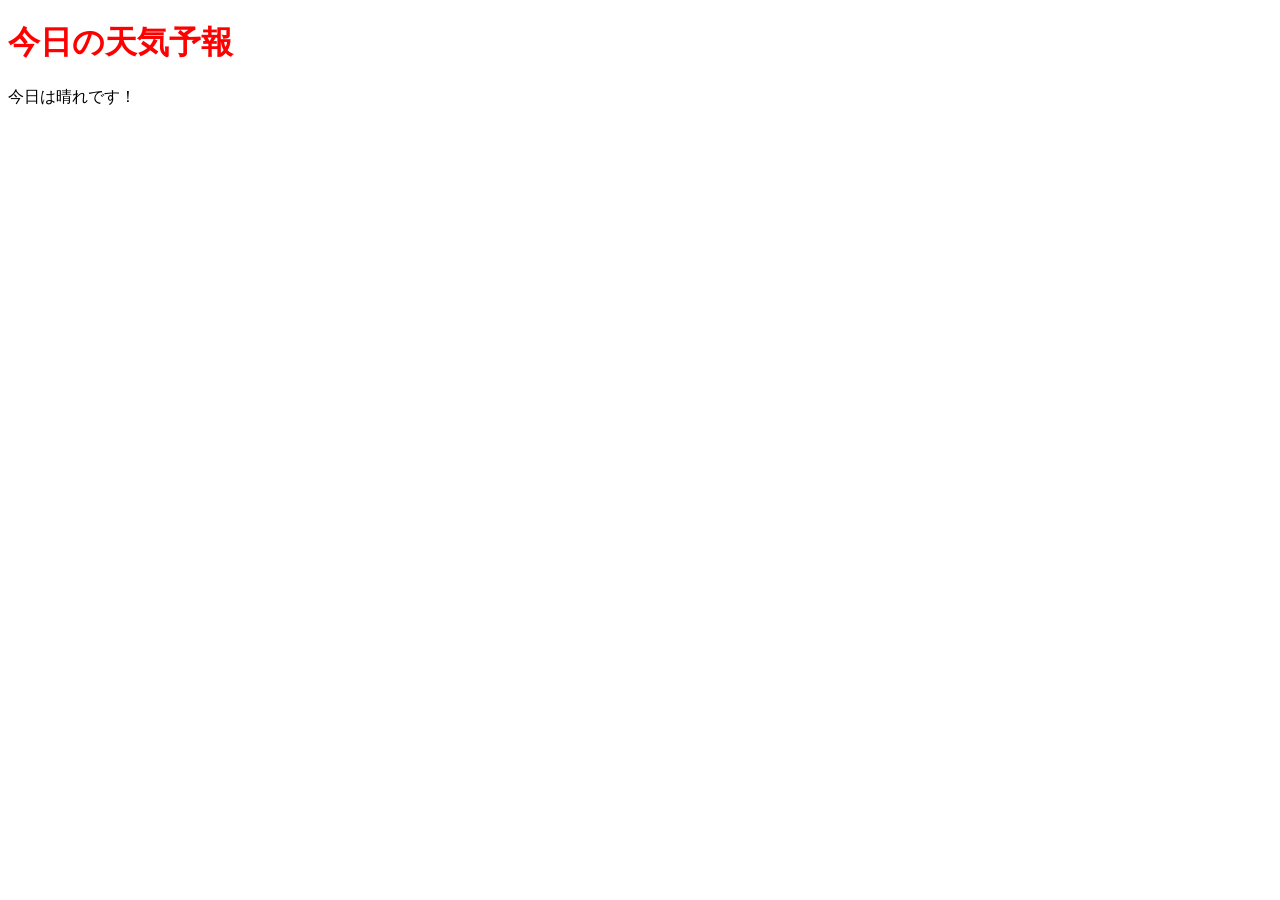
<file: kadai_006/weather.html>
<!DOCTYPE html>
<html lang="ja">
  <head>
    <meta charset="UTF-8">
    <title>jQueryの基礎を学ぼう_6章課題</title>
    <link rel="stylesheet" href="weather.css">
  </head>
  <body>
    <h1 id="target">今日の天気予報</h1>
    <p>今日は晴れです！</p>
    <script src="https://code.jquery.com/jquery-3.6.0.min.js"></script>
    <script src="weather.js"></script>
  </body>
</html>
</file>
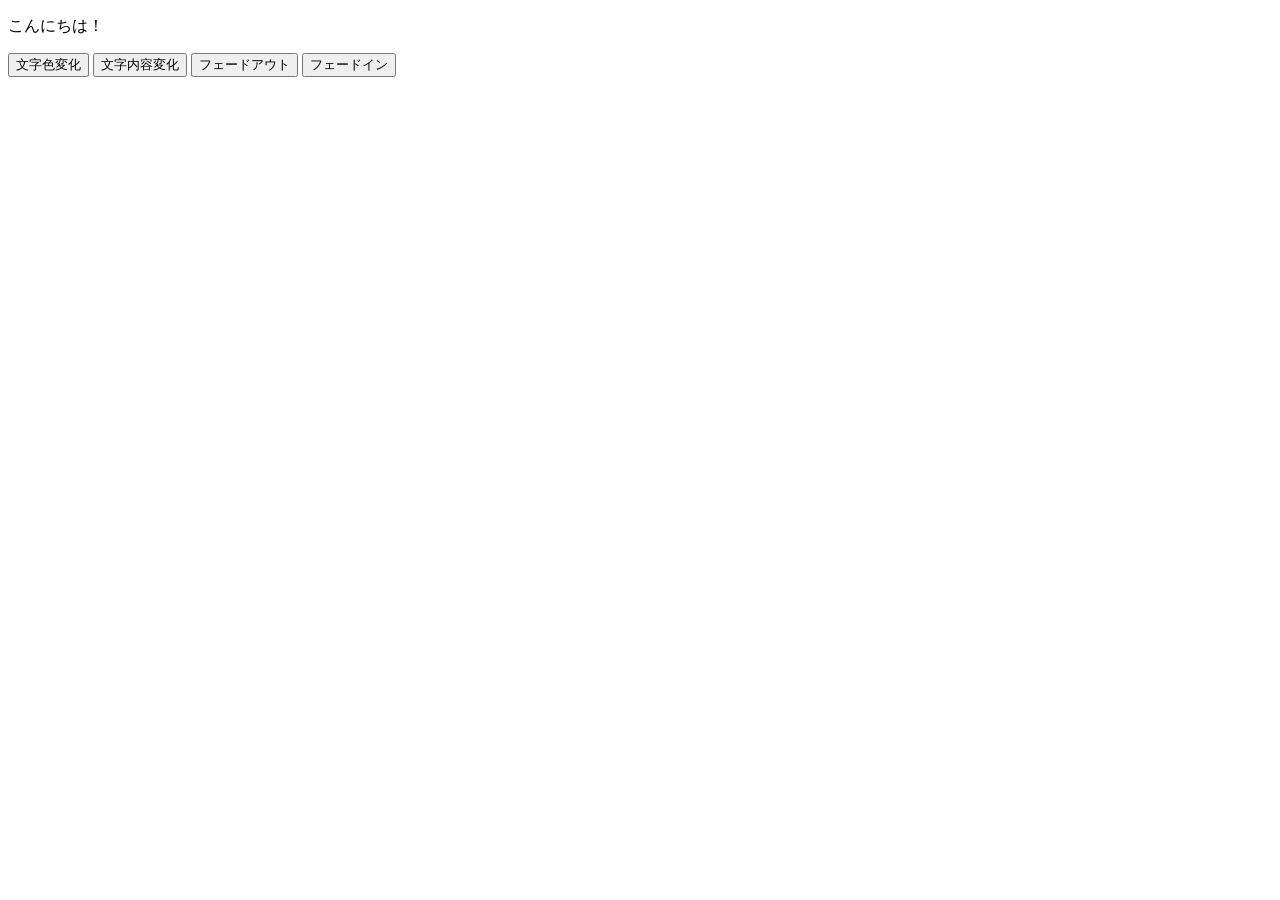
<file: kadai_010/summay.html>
<!DOCTYPE html>
<html lang="ja">
<head>
 <meta charset="UTF-8">
 <title>jQueryの基礎を学ぼう_10章課題</title>
</head>
<body>
 <div>
  <p id="target">こんにちは！</p>
  <button id="change-color">文字色変化</button>
  <button id="change-text">文字内容変化</button>
  <button id="fade-out">フェードアウト</button>
  <button id="fade-in">フェードイン</button>
 </div>
<script src="https://code.jquery.com/jquery-3.6.0.min.js"></script>
<script src="summary.js"></script>
</body>
</html>
</file>
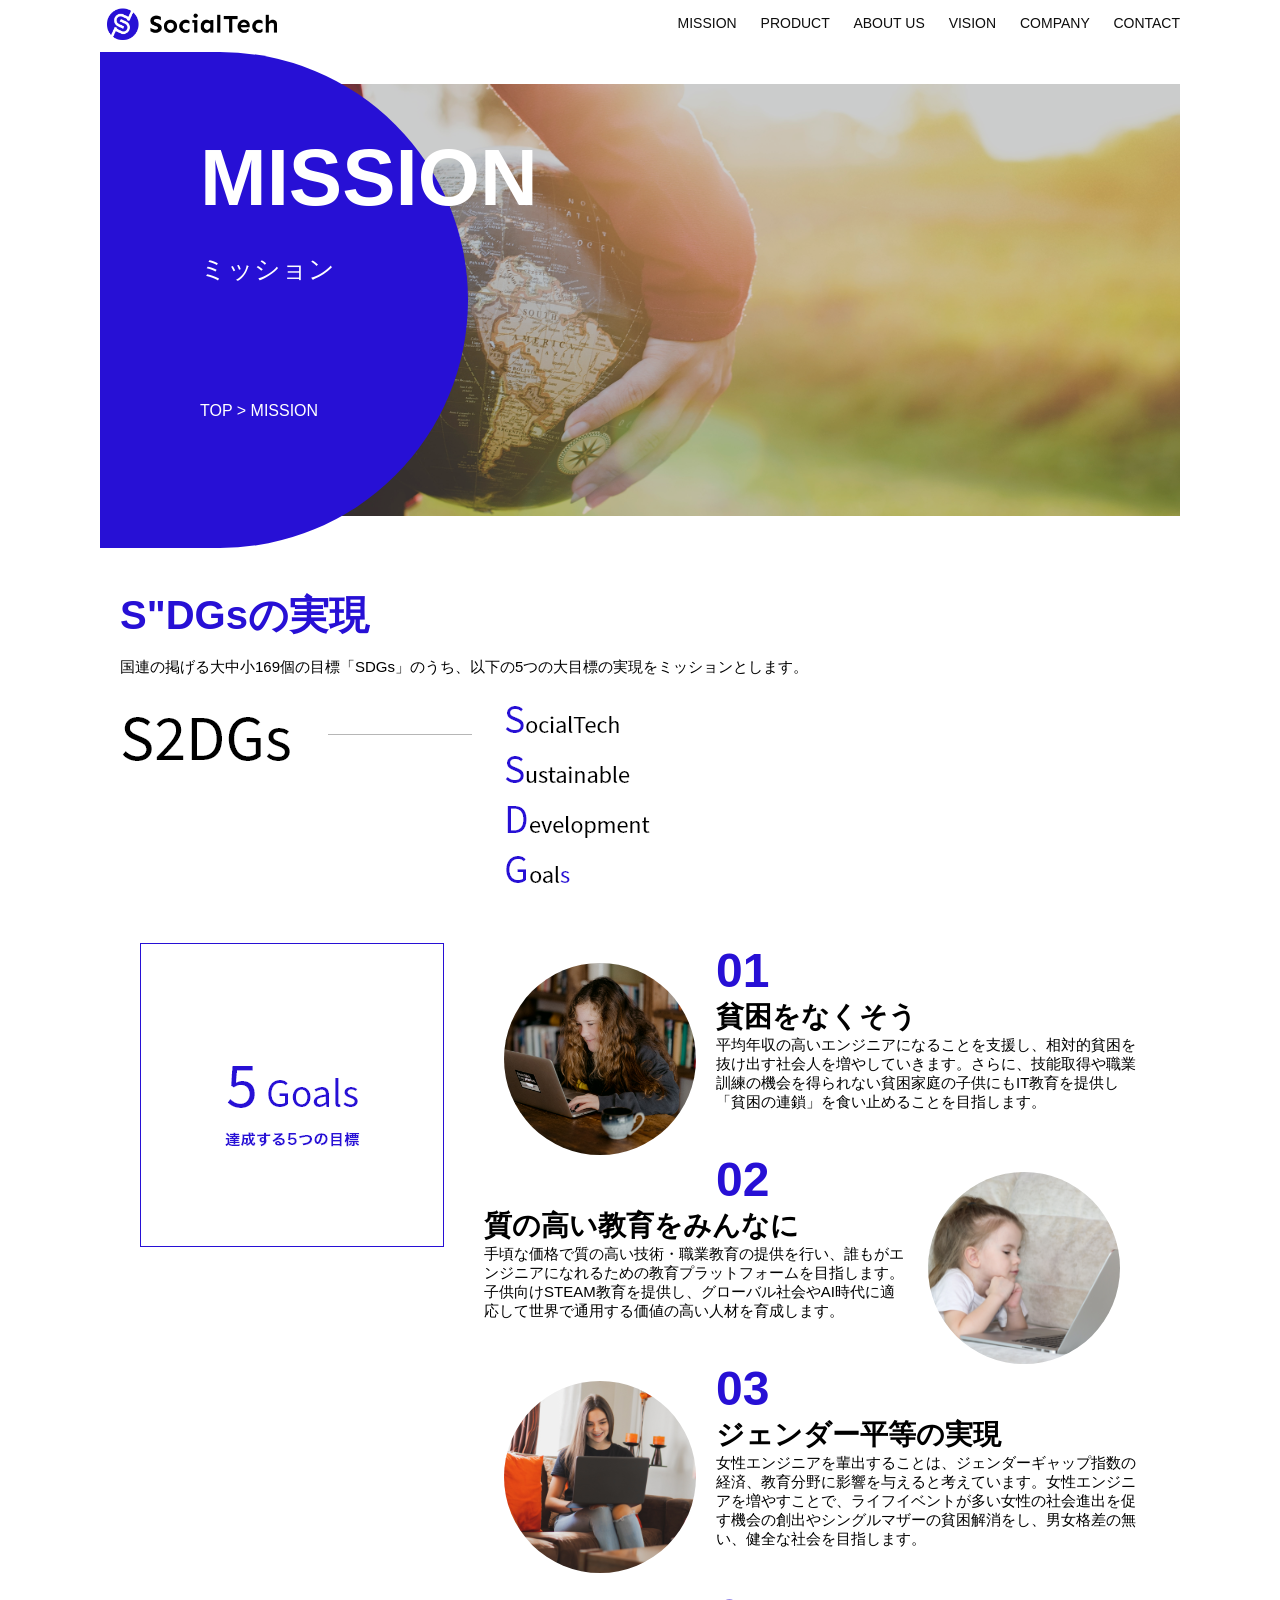
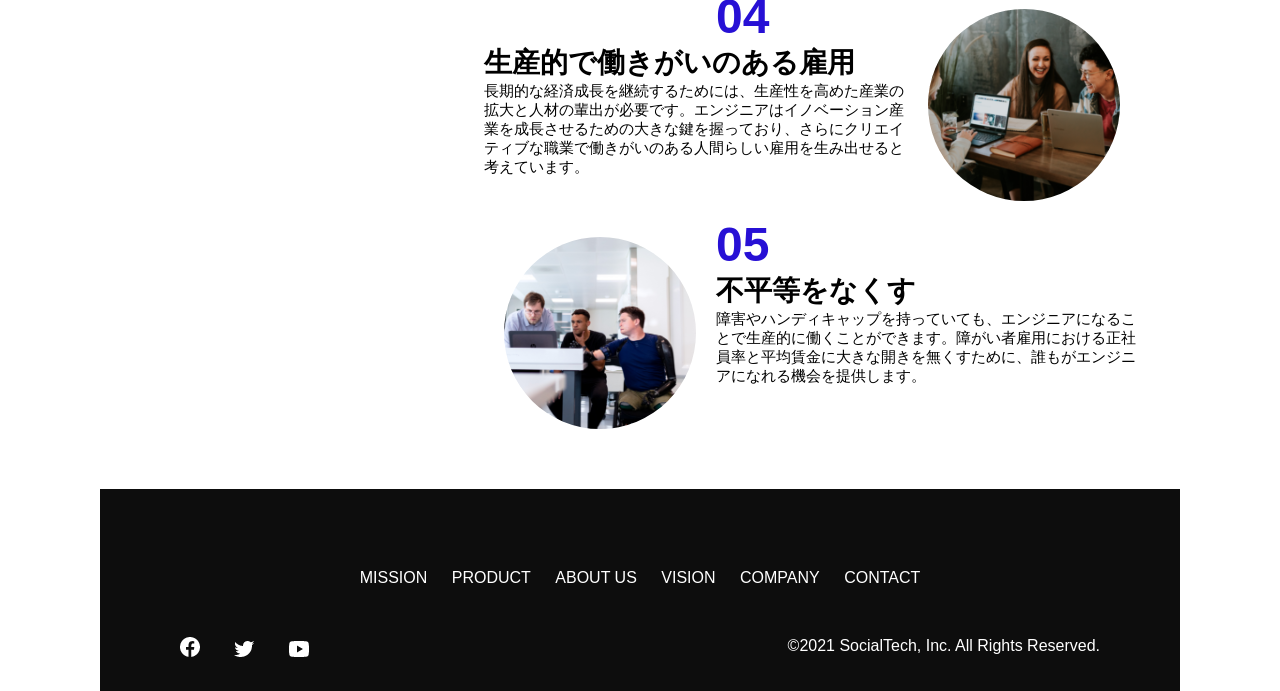
<file: kadai_tutorial_output/mission.html>
<!DOCTYPE html>
<html>
  <head>
    <title>SocialTech - MISSION ミッション</title>
    <meta charset="UTF-8">
    <meta name="description" content="SocialTechが目指す5つの目標（S2DGs）を紹介します">
    <meta name="viewport" content="width=device-width,initial-scale=1.0">
    <link rel="stylesheet" href="style.css">
  </head>
  <body>
    <!-- ヘッダー -->
     <header>
      <!-- ロゴ -->
       <a href="index.html" id="logo"><img src="images/logo.png" alt="トップページに戻る"></a>
     
       <!-- PC用ナビゲーション -->
        <nav id="nav-pc">
          <a href="mission.html">MISSION</a>
          <a href="product.html">PRODUCT</a>
          <a href="index.html#aboutus">ABOUT US</a>
          <a href="index.html#vision">VISION</a>
          <a href="index.html#company">COMPANY</a>
          <a href="index.html#contact">CONTACT</a>
        </nav>

        <!-- スマホ用メニューボタン -->
         <img id="menu-sp" src="images/button-menu.png" alt="ナビゲーションを開く"onclick="document.getElementById('nav-sp').style.display = 'block'">
         
       <!-- スマホ用ナビゲーション -->
        <nav id="nav-sp">
          <img id="close" src="images/button-close.png" alt="ナビゲーションを閉じる"onclick="document.getElementById('nav-sp').style.display = 'none'">
          <a id="logo-sp" href="index.html" onclick="document.getElementById('nav-sp').style.display = 'none'"><img
              src="images/logo-sp.png" alt="トップページに戻る"></a>
          <a class="menu" href="mission.html" onclick="document.getElementById('nav-sp').style.display = 'none'">MISSION</a>
          <a class="menu" href="product.html" onclick="document.getElementById('nav-sp').style.display = 'none'">PRODUCT</a>
          <a class="menu" href="index.html#aboutus" onclick="document.getElementById('nav-sp').style.display = 'none'">ABOUT
            US</a>
          <a class="menu" href="index.html#vision"
            onclick="document.getElementById('nav-sp').style.display = 'none'">VISION</a>
          <a class="menu" href="index.html#company"
            onclick="document.getElementById('nav-sp').style.display = 'none'">COMPANY</a>
          <a class="menu" href="index.html#contact"
            onclick="document.getElementById('nav-sp').style.display = 'none'">CONTACT</a>
          <div id="sns">
            <a href="https://www.facebook.com/sejuku2013"><img src="images/button-facebook.png" alt="Facebookのリンク"></a>
            <a href="https://twitter.com/samuraijuku"><img src="images/button-twitter.png" alt="Twitterのリンク"></a>
            <a href="https://www.youtube.com/channel/UCCFOQO5aDK0xXam4cUQXT8g"><img src="images/button-youtube.png" alt="YouTubeのリンク"></a>
          </div>
        </nav>
      </header>
      <main>
        <article>
          <section id="mission-main">
            <div id="mission-title">
              <h1>MISSION</h1>
              <span>ミッション</span>
              <div>TOP > MISSION</div>
            </div>
          </section>
          <section id="mission-s2dgs">
            <h2 class="mission-h2">S"DGsの実現</h2>
            <p>国連の掲げる大中小169個の目標「SDGs」のうち、以下の5つの大目標の実現をミッションとします。</p>
            <img src="images/mission/mission-s2dgs.png" alt="S2DGs">
          </section>
          <section id="mission-5goals">
            <div>
              <img id="s2dgs-image" src="images/mission/mission-5goals.png" alt="5Goals">
            </div>
            <div>
              <div>
                <img class="fivegoals-image-left" src="images/mission/mission-5goals01.png" alt="PCを操作する女の子">
                <span class="fivegoals-number">01</span>
                <h3 class="fivegoals-h3">貧困をなくそう</h3>
                <p class="fivegoals-p">
                  平均年収の高いエンジニアになることを支援し、相対的貧困を抜け出す社会人を増やしていきます。さらに、技能取得や職業訓練の機会を得られない貧困家庭の子供にもIT教育を提供し「貧困の連鎖」を食い止めることを目指します。
                </p>
              </div>
      
              <div>
                <img class="fivegoals-image-right" src="images/mission/mission-5goals02.png" alt="PCを見つめる小さい女の子">
                <span class="fivegoals-number">02</span>
                <h3 class="fivegoals-h3">質の高い教育をみんなに</h3>
                <p class="fivegoals-p">
                  手頃な価格で質の高い技術・職業教育の提供を行い、誰もがエンジニアになれるための教育プラットフォームを目指します。子供向けSTEAM教育を提供し、グローバル社会やAI時代に適応して世界で通用する価値の高い人材を育成します。
                </p>
              </div>
      
              <div>
                <img class="fivegoals-image-left" src="images/mission/mission-5goals03.png" alt="PCを操作する女性">
                <span class="fivegoals-number">03</span>
                <h3 class="fivegoals-h3">ジェンダー平等の実現</h3>
                <p class="fivegoals-p">
                  女性エンジニアを輩出することは、ジェンダーギャップ指数の経済、教育分野に影響を与えると考えています。女性エンジニアを増やすことで、ライフイベントが多い女性の社会進出を促す機会の創出やシングルマザーの貧困解消をし、男女格差の無い、健全な社会を目指します。
                </p>
              </div>
      
              <div>
                <img class="fivegoals-image-right" src="images/mission/mission-5goals04.png" alt="笑顔で話し合う3人の男女">
                <span class="fivegoals-number">04</span>
                <h3 class="fivegoals-h3">生産的で働きがいのある雇用</h3>
                <p class="fivegoals-p">
                  長期的な経済成長を継続するためには、生産性を高めた産業の拡大と人材の輩出が必要です。エンジニアはイノベーション産業を成長させるための大きな鍵を握っており、さらにクリエイティブな職業で働きがいのある人間らしい雇用を生み出せると考えています。
                </p>
              </div>
      
              <div>
                <img class="fivegoals-image-left" src="images/mission/mission-5goals05.png" alt="障害を持つ男性が生き生きと働く様子">
                <span class="fivegoals-number">05</span>
                <h3 class="fivegoals-h3">不平等をなくす</h3>
                <p class="fivegoals-p">
                  障害やハンディキャップを持っていても、エンジニアになることで生産的に働くことができます。障がい者雇用における正社員率と平均賃金に大きな開きを無くすために、誰もがエンジニアになれる機会を提供します。
                </p>
              </div>
            </div>
          </section>
        </article>
        <footer>
          <div id="footer-link">
            <a href="mission.html">MISSION</a>
            <a href="product.html">PRODUCT</a>
            <a href="index.html#aboutus">ABOUT US</a>
            <a href="index.html#vision">VISION</a>
            <a href="index.html#company">COMPANY</a>
            <a href="index.html#contact">CONTACT</a>
          </div>
          <div id="sns-footer">
            <a href="https://www.facebook.com/sejuku2013"><img src="images/button-facebook.png" alt="Facebookのリンク"></a>
            <a href="https://twitter.com/samuraijuku"><img src="images/button-twitter.png" alt="Twitterのリンク"></a>
            <a href="https://www.youtube.com/channel/UCCFOQO5aDK0xXam4cUQXT8g"><img src="images/button-youtube.png" alt="YouTubeのリンク"></a>
            <span id="copyright">&copy;2021 SocialTech, Inc. All Rights Reserved. </span>
          </div> 
        </footer>
      </main>
  </body>
</html>
</file>
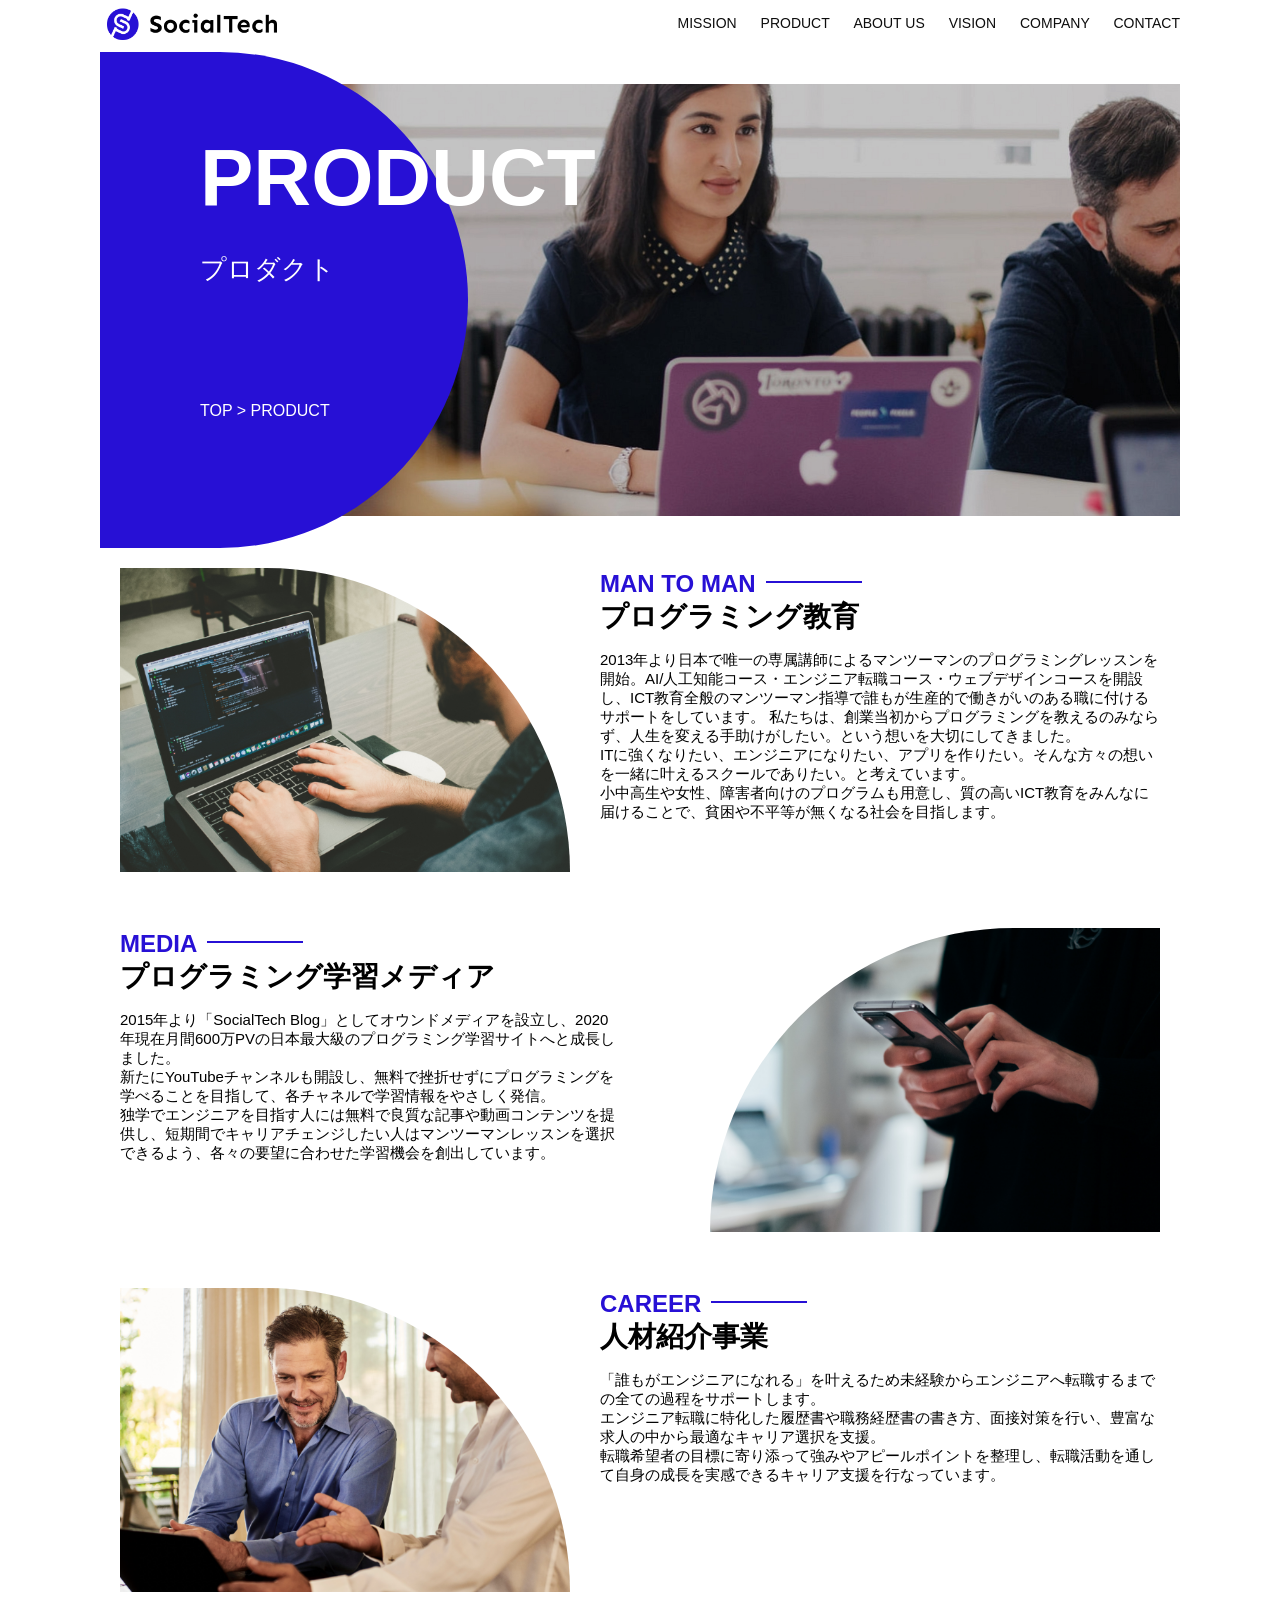
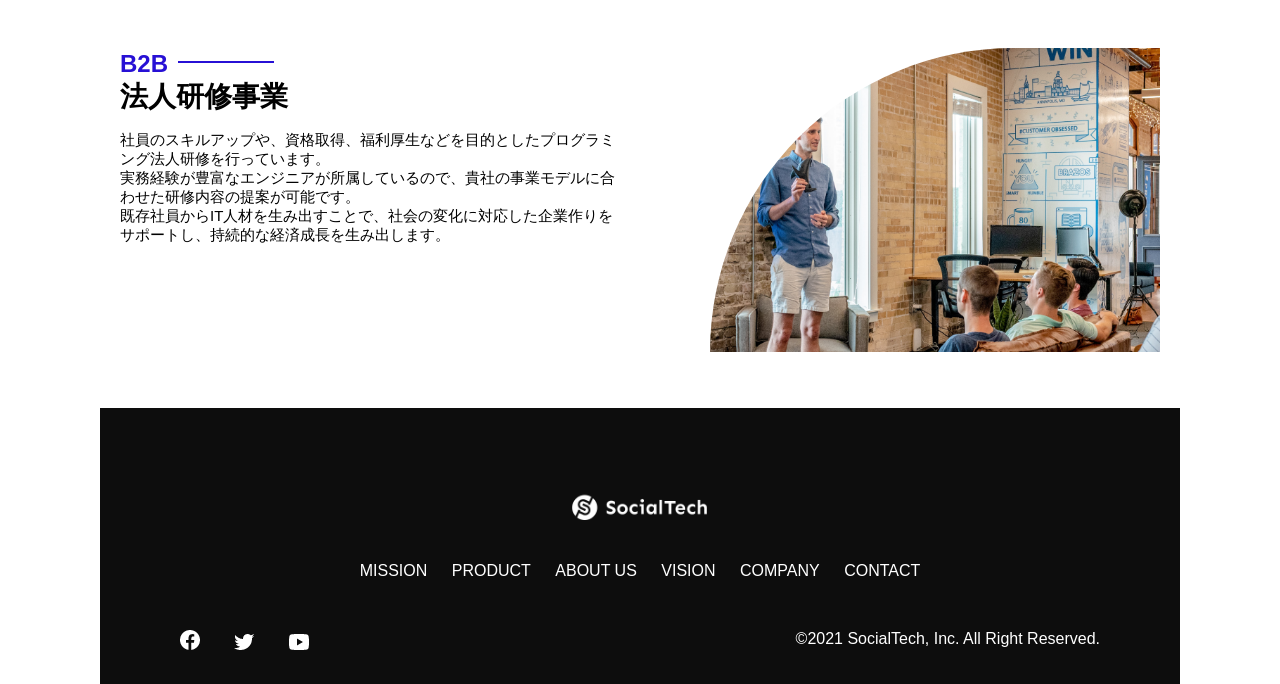
<file: kadai_tutorial_output/product.html>
<!DOCTYPE html>
<html>
  <head>
    <title>SocialTech -PRODUCT プロダクト-</title>
    <meta charset="UTF-8">
    <meta name="description" content="SocialTechの4つのプロダクトを紹介します">
    <meta name="viewport" content="width=device-width,initial-scale=1.0">
    <link rel="stylesheet" href="style.css">
  </head>

  <body>
    <!-- ヘッダー -->
    <header>
    <!-- ロゴ -->
      <a href="index.html" id="logo"><img src="images/logo.png" alt="トップページに戻る"></a>
      <!-- PC用ナビゲーション -->
       <nav id="nav-pc">
        <a href="mission.html">MISSION</a>
        <a href="product.html">PRODUCT</a>
        <a href="index.html#aboutus">ABOUT US</a>
        <a href="index.html#vision">VISION</a>
        <a href="index.html#company">COMPANY</a>
        <a href="index.html#contact">CONTACT</a>
        <!-- スマホ用メニューボタン -->
         <img id="menu-sp" src="images/logo-sp.png" alt="ナビゲーションを開く" onclick="document.getElementById('nav-sp').style.display='block'">
     <!-- スマホ用ナビゲーション -->
     <nav id="nav-sp">
      <img id="close" src="images/button-close.png" alt="ナビゲーションを閉じる" onclick="document.getElementById('nav-sp').style.display = 'none'">
      <a id="logo-sp" href="index.html" onclick="document.getElementById('nav-sp').style.display = 'none'"><img
          src="images/logo-sp.png" alt="トップページに戻る"></a>
      <a class="menu" href="mission.html" onclick="document.getElementById('nav-sp').style.display = 'none'">MISSION</a>
      <a class="menu" href="product.html" onclick="document.getElementById('nav-sp').style.display = 'none'">PRODUCT</a>
      <a class="menu" href="index.html#aboutus" onclick="document.getElementById('nav-sp').style.display = 'none'">ABOUT
        US</a>
      <a class="menu" href="index.html#vision"
        onclick="document.getElementById('nav-sp').style.display = 'none'">VISION</a>
      <a class="menu" href="index.html#company"
        onclick="document.getElementById('nav-sp').style.display = 'none'">COMPANY</a>
      <a class="menu" href="index.html#contact"
        onclick="document.getElementById('nav-sp').style.display = 'none'">CONTACT</a>
      <div id="sns">
        <a href="https://www.facebook.com/sejuku2013"><img src="images/button-facebook.png" alt="Facebookのリンク"></a>
        <a href="https://twitter.com/samuraijuku"><img src="images/button-twitter.png" alt="Twitterのリンク"></a>
        <a href="https://www.youtube.com/channel/UCCFOQO5aDK0xXam4cUQXT8g"><img src="images/button-youtube.png" alt="YouTubeのリンク"></a>
      </div> 
      </nav>
    </header>
    <main>
      <article>
        <section id="product-main">
          <div id="product-title">
            <h1>PRODUCT</h1>
            <span>プロダクト</span>
            <div>TOP > PRODUCT</div>
          </div>
        </section>
        <section class="product-section1">
          <img src="images/product/product-mantoman.png" alt="PCでコードを書く男性">
          <div>
            <h2 class="product-h2">MAN TO MAN</h2>
            <h3 class="product-h3">プログラミング教育</h3>
            <p>
              2013年より日本で唯一の専属講師によるマンツーマンのプログラミングレッスンを開始。AI/人工知能コース・エンジニア転職コース・ウェブデザインコースを開設し、ICT教育全般のマンツーマン指導で誰もが生産的で働きがいのある職に付けるサポートをしています。
              私たちは、創業当初からプログラミングを教えるのみならず、人生を変える手助けがしたい。という想いを大切にしてきました。<br>ITに強くなりたい、エンジニアになりたい、アプリを作りたい。そんな方々の想いを一緒に叶えるスクールでありたい。と考えています。<br>小中高生や女性、障害者向けのプログラムも用意し、質の高いICT教育をみんなに届けることで、貧困や不平等が無くなる社会を目指します。
            </p>
          </div>
        </section>
        <section class="product-section2">
          <div>
            <h2 class="product-h2">MEDIA</h2>
            <h3 class="product-h3">プログラミング学習メディア</h3>
            <p>2015年より「SocialTech
              Blog」としてオウンドメディアを設立し、2020年現在月間600万PVの日本最大級のプログラミング学習サイトへと成長しました。<br>新たにYouTubeチャンネルも開設し、無料で挫折せずにプログラミングを学べることを目指して、各チャネルで学習情報をやさしく発信。<br>独学でエンジニアを目指す人には無料で良質な記事や動画コンテンツを提供し、短期間でキャリアチェンジしたい人はマンツーマンレッスンを選択できるよう、各々の要望に合わせた学習機会を創出しています。
            </p>
          </div>
          <img src="images/product/product-media.png" alt="スマートフォンを操作する人">
        </section>
        <section class="product-section1">
          <img src="images/product/product-career.png" alt="笑顔で話し合う2人の男性">
          <div>
            <h2 class="product-h2">CAREER</h2>
            <h3 class="product-h3">人材紹介事業</h3>
            <p>
              「誰もがエンジニアになれる」を叶えるため未経験からエンジニアへ転職するまでの全ての過程をサポートします。<br>エンジニア転職に特化した履歴書や職務経歴書の書き方、面接対策を行い、豊富な求人の中から最適なキャリア選択を支援。<br>転職希望者の目標に寄り添って強みやアピールポイントを整理し、転職活動を通して自身の成長を実感できるキャリア支援を行なっています。<br>
            </p>
          </div>
        </section>
        <section class="product-section2">
          <div>
            <h2 class="product-h2">B2B</h2>
            <h3 class="product-h3">法人研修事業</h3>
            <p>
              社員のスキルアップや、資格取得、福利厚生などを目的としたプログラミング法人研修を行っています。<br>実務経験が豊富なエンジニアが所属しているので、貴社の事業モデルに合わせた研修内容の提案が可能です。<br>既存社員からIT人材を生み出すことで、社会の変化に対応した企業作りをサポートし、持続的な経済成長を生み出します。
            </p>
          </div>
          <img src="images/product/product-b2b.png" alt="講演中の男性とそれを聴く人々">
        </section>
      </article>
      <footer>
        <div id="footer-logo">
          <img src="images/logo-sp.png" alt="SocialTech">
        </div>
        <div id="footer-link">
          <a href="mission.html">MISSION</a>
          <a href="product.html">PRODUCT</a>
          <a href="index.html#aboutus">ABOUT US</a>
          <a href="index.html#vision">VISION</a>
          <a href="index.html#company">COMPANY</a>
          <a href="index.html#contact">CONTACT</a>
        </div>
        <div id="sns-footer">
          <a href="https://www.facebook.com/sejuku2013"><img src="images/button-facebook.png" alt="Facebookのリンク"></a>
          <a href="https://twitter.com/samuraijuku"><img src="images/button-twitter.png" alt="Twitterのリンク"></a>
          <a href="https://www.youtube.com/channel/UCCFOQO5aDK0xXam4cUQXT8g"><img src="images/button-youtube.png" alt="YouTubeのリンク"></a>
          <span id="copyright">&copy;2021 SocialTech, Inc. All Right Reserved.</span>
        </div>
      </footer>
    </main>
  </body>
</html>
</file>
<file: kadai_006/weather.css>
.heading{
  color: #ff0000;
}
</file>
<file: kadai_tutorial_output/style.css>
/* PC、スマホ共通スタイル */
 body {
   font-family: "Source Sans Pro", "Hiragino Kaku Gothic ProN", Meiryo, Arial, sans-serif;
 }

 p {
   font-size: 15px;
   .arrow-right {	
    color: #2710d5;	
    }	}
    #submit {	
    margin-top: 50px;	
  }
 


 /*=================
PC用のスタイル
====================*/
 @media screen and (min-width: 768px) {
/* PC用カルーセル設定 */
.carousel{
  width: 885px;
  margin-left: 20px;
}

.carouselImg{
  width: 885px;
}
   /*横幅設定*/
   body {
     max-width: 1080px;
     min-width: 960px;
     margin: 0 auto 0 auto;
   }

   /*ヘッダー*/
   header {
     display: flex;
     justify-content: space-between;
   }

   /*ナビゲーションのレイアウト*/
   #nav-pc {
     font-size: 14px;
     padding-top: 15px;
   }

   /*ナビゲーションのリンクの装飾設定*/
   #nav-pc>a {
     text-decoration: none;
     margin-left: 20px;
   }

   #nav-pc>a:link {
     color: #0d0d0d;
   }

   #nav-pc>a:visited {
     color: #0d0d0d;
   }

   #nav-pc>a :hover {
     color: #0d0d0d;
     text-decoration: underline;
   }

   #nav-pc>a:active {
     color: #0d0d0d;
   }

   #nav-sp>.menu {
     text-decoration: none;
     display: block;
     margin: 0 20px 0 20px;
     height: 44px;
     font-size: 16px;
     background-image: url(images/arrow.png);
     background-repeat: no-repeat;
     background-position: right top;
   }

   #sns {
     position: absolute;
     bottom: 20px;
     left: 20px;
   }

   #sns>a {
     margin-right: 30px;
   }

   /* メインビジュアル */
   #main-visual {
     position: relative;
     height: 470px;
     width: 100%;
     overflow: hidden;
   }

   #main-visual>div {
     position: absolute;
     top: 0;
     left: 0;
     background-color: #2710d5;
     color: white;
     border-radius: 0 0 476px 0;
     text-align: center;
     height: 280px;
     width: 100%;
     z-index: 11;
   }

   #main-visual>div>h1 {
     font-size: 28px;
     margin: 90px 0 0 0;
   }

   #main-visual>div>p {
     margin: 0;
   }

   #main-visual>img {
     width: 100%;
     border-radius: 476px 0 0 0;
     z-index: 10;
     position: absolute;
     bottom: 0;
     right: 0;
   }

   /* スマホ用ナビを非表示 */
   #nav-sp,
   #menu-sp {
     display: none;
   }

   /*メインビジュアル*/
   #main-visual {
     position: relative;
     height: 400px;
   }

   #main-message {
     position: absolute;
     top: 0;
     left: 0;
     background-color: #2710d5;
     color: white;
     border-radius: 0 0 476px 0;
     max-width: 620px;
     height: 100%;
     width: 100%;
     z-index: 11;
   }

   #main-message>h1 {
     font-size: 60px;
     font-weight: bold;
     margin: 100px 0 0 50px;
   }

   #main-message>p {
     font-size: 28px;
     margin: 0 0 0 50px;
   }

   #main-visual>img {
     max-width: 620px;
     border-radius: 476px 0 0 0;
     position: absolute;
     top: 0;
     right: 0;
     z-index: 10;
   }

   /*見出し*/
   h2 {
     margin: 40px 0 0 0;
   }

   h2::after {
     content: url("images/line.png");
     margin-left: 10px;
   }

   h3 {
     font-size: 27px;
   }

   /*ミッション*/
   #mission {
     margin: 80px auto 80px auto;
     width: 100%;
   }

   #mission-flex {
     width: 100%;
     display: flex;
   }

   #mission-flex>div {
     width: 50%;
     margin: 20px;
   }

   #mission-photo {
     width: 100%;
   }

   #s2dgs {
     margin-top: 50px;
     width: 100%;
   }

   /*プロダクト*/
   #product {
     background-color: #fafafa;
     margin: 80px 0 80px 0;
     padding: 10px 40px 0px 40px;
   }

   /*外枠*/
   #product>div {
     margin-top: 40px;
     display: flex;
   }

   /*左のカラム*/
   #product-left {
     width: 50%;
     margin-right: 20px;
   }

   /*右のカラム*/
   #product-right {
     width: 50%;
     margin-left: 20px;
     margin-top: 80px;
   }

   /*画像＋説明の枠*/
   #product-left>div {
     position: relative;
     height: 480px;
     margin-right: 20px;
   }

   #product-right>div {
     position: relative;
     height: 480px;
     margin-left: 20px;
   }

   /*画像*/
   .product-photo {
     width: 100%;
   }

   /*説明文の枠*/
   .product-explain {
     background-color: #ffffff;
     position: absolute;
     left: 0;
     top: 280px;
     margin: 0 40px 0 40px;
     padding: 20px;
     box-shadow: 5px 5px 10px rgba(0, 0, 0, 0.05);
   }

   /*説明文の英語*/
   .product-explain>span {
     color: #2710d5;
     font-weight: bold;
     font-size: 16px;
     margin: 0;
   }

   /*説明文の見出し*/
   .product-explain>h3 {
     font-size: 20px;
     margin: 5px 0 5px 0;
   }

   /*説明文*/
   .product-explain>p {
     font-size: 14px;
     margin: 0;
   }

   /*もっとみるボタン*/
   #ptroduct-more {
     margin: 0 auto -42px auto;
   }

   /*ABOUT US*/
   #aboutus {
     margin: 80px auto 80px auto;
   }

   /*3つの組織文化と画像を入れる枠*/
   #aboutus>div {
     display: flex;
   }

   /*画像*/
   .culture-img {
     width: 100%;
     align-self: flex-start;
   }

   .culture-img2 {
     margin-top: 50px;
     width: 100%;
   }

   /*3つの組織文化の表*/
   .culture-table {
     margin-right: 50px;
   }

   /*番号*/
   .culture-num {
     font-size: 80px;
     color: #2710d5;
     margin: 0 20px 0 0;
   }

   /*組織文化英語*/
   .culture-en {
     color: #2710d5;
     font-weight: bold;
     font-size: 24px;
     display: block;
   }

   /*組織文化日本語*/
   .culture-jp {
     font-size: 28px;
     font-weight: bold;
   }

   /*説明文*/
   .culture-description {
     margin: 0;
   }

   /*ビジョン*/
   #vision {
     margin: 80px auto 80px auto;
   }

   /*セクションの外枠*/
   #vision>div {
     width: 100%;
     display: flex;
     justify-content: space-between;
     flex-wrap: wrap;
   }

   /*７つの行動指針の枠*/
   .vision-box {
     width: 300px;
     height: 300px;
     margin-bottom: 30px;
     position: relative;
   }

   .vision-box>img {
     width: 100%;
     height: auto;
     position: absolute;
     top: 0;
     left: 0;
     z-index: 30;
   }

   .vision-box>span {
     position: absolute;
     top: 0;
     left: 0;
     z-index: 31;
     margin-right: 20px;
   }

   .vision-box>span>h4 {
     color: #2710d5;
     font-size: 19px;
     margin: 80px 0 0 0;
   }

   .vision-box>span>h4::first-letter {
     font-size: 40px;
   }

   .vision-box>span>h5 {
     font-size: 20px;
     margin: 0 0 0 0;
   }

   .vision-box>span>p {
     margin: 10px 0 0 0;
   }

   /* 企業事例 */
   #cases {
     margin: 40px auto 40px auto;
     width: 100%;
   }

   #cases>ul {
     display: flex;
     list-style: none;
     justify-content: center;
   }

   #cases>ul>li {
     width: 33%;
     margin: 20px;
   }

   /* カード */
   .case-card {
     background-color: #ffffff;
     min-height: 400px;
     box-shadow: 5px 5px 15px rgba(0, 0, 0, 0.2);

   }

   /* 画像 */
   .case-img {
     width: 100%;
   }

   /* テキスト情報 */
   .case-info {
     padding: 10px 20px 10px 20px;
   }

   .case-name {
     color: #2710d5;
     font-size: 19px;
   }

   .case-content {
     font-size: 14px;
   }

   /*会社概要*/
   #company {
     margin: 80px auto 80px auto;
   }

   #company-table {
     width: 100%;
   }

   .tableheader {
     text-align: left;
     padding: 20px;
     border-bottom-color: #2710d5;
     border-bottom-width: 1px;
     border-bottom-style: solid;
     width: 100px;
   }

   .tableheader-first {
     text-align: left;
     padding: 20px;
     border-bottom-color: #2710d5;
     border-bottom-width: 1px;
     border-bottom-style: solid;
     border-top-color: #2710d5;
     border-top-width: 1px;
     border-top-style: solid;
     width: 100px;
   }

   .cell {
     padding: 30px;
     border-bottom-color: #ececec;
     border-bottom-width: 1px;
     border-bottom-style: solid;
   }

   .cell-first {
     padding: 30px;
     border-bottom-color: #ececec;
     border-bottom-width: 1px;
     border-bottom-style: solid;
     border-top-color: #ececec;
     border-top-width: 1px;
     border-top-style: solid;
   }

   #company>iframe {
     width: 100%;
     height: 368px;
     margin-top: 40px;
   }

   /* お問合せ */
   #contact {
     margin: 80px auto 80px auto;
   }

   /* 外枠 */
   #contact>form>div {
     display: flex;
     flex-direction: row;
     flex-wrap: wrap;
     padding-bottom: 30px;
   }

   /* 左列の見出し */
   .contact-heading {
     width: 240px;
     align-self: center;
   }

   /* 見出しのラベル */
   .contact-label {
     font-weight: bold;
   }

   /* 必須 */
   .contact-span {
     color: #ce2222;
     margin: 0 0 0 20px;
     font-weight: bold;
   }

   /* テキストボックス */
   .contact-textbox {
     border-top: 0;
     border-left: 0;
     border-right: 0;
     border-bottom-width: 1px;
     border-bottom-color: #707070;
     border-style: solid;
     background-color: #fafafa;
     width: 400px;
     height: 56px;
   }

   /* お問い合わせ内容のテキストエリア */
   .contact-textarea {
     border-top: 0;
     border-left: 0;
     border-right: 0;
     border-bottom-width: 1px;
     border-bottom-color: #707070;
     background-color: #fafafa;
     width: 400px;
     height: 200px;
   }

   /* 個人情報の取り扱い */
   details {
     width: 700px;
   }

   details>div {
     background-color: #fafafa;
     padding: 20px;
   }

   details>div>span {
     font-weight: bold;
   }

   /* フッター */
   footer {
     background-color: #0d0d0d;
     text-align: center;
     padding: 80px 80px 30px 80px;
   }

   #footer-logo {
     margin-bottom: 30px;
   }

   #footer-link {
     margin-bottom: 50px;
   }

   #footer-link>a {
     text-decoration: none;
     margin: 10px;
   }

   #footer-link>a:link {
     color: #ffffff;
   }

   #footer-link>a:visited {
     color: #ffffff;
   }

   #footer-link>a:hover {
     color: #ffffff;
     text-decoration: underline;
   }

   #footer-link>a:active {
     color: #ffffff;
   }

   #sns-footer {
     text-align: left;
     width: 100%;
   }

   #sns-footer>a {
     margin-right: 30px;
   }

   #copyright {
     color: #ffffff;
     float: right;
   }
      /* mission.html用のスタイル */
    /* ミッションのメインビジュアル */
    #mission-main{
      height: 496px;
      width: 100%;
      background-image: url("images/mission/mission-main.png");
      background-repeat: no-repeat;
      background-position-y:center ;
    }

   #mission-title {
    background-color: #2710d5;
    width: 368px;
    color: #ffffff;
    height: 496px;
    border-radius: 0 248px 248px 0;
    position: relative;
  }

  #mission-title > h1 {
    position: absolute;
    top: 0;
    left: 100px;
    font-size: 80px;
  }

  #mission-title > span {
    position: absolute;
    top: 200px;
    left: 100px;
    font-size: 26px;
  }

  #mission-title > div {
    position: absolute;
    top: 350px;
    left: 100px;
    font-size: 16px;
  }
  #mission-s2dgs{
    width: 100%;
    margin: 20px;
  }
  .mission-h2{
    color: #2710d5;
    font-size: 40px;
  }
  .mission-h2::after{
    content: none;
  }
  #mission-5goals{
    margin: 20px;
    display: flex;
  }
  #mission-5goals > div{
    flex-grow: 1;
    padding:20px;
  }
  #mission-5goals > div > div {
    margin-bottom: 40px;
  }

  .fivegoals-image-right {
    float: right;
    margin: 20px;
  }

  .fivegoals-image-left {
    float: left;
    margin: 20px;
  }

  .fivegoals-number {
    color: #2710d5;
    font-size: 48px;
    margin: 0;
    font-weight: bold;
  }

  .fivegoals-h3 {
    font-size: 28px;
    margin: 0;
  }

  .fivegoals-p {
    margin: 0;
  }
  /* プロダクトページ */
  #product-main{
    height: 496px;
    width: 100%;
    background-image: url("images/product/product-main.png");
    background-repeat: no-repeat;
    background-position-y: center;
  }
  #product-title{
    background-color: #2710d5;
    width: 368px;
     color: #ffffff;
     height: 496px;
     border-radius: 0 248px 248px 0;
     position: relative;
   }
   #product-title > h1 {
     position: absolute;
     top: 0;
     left: 100px;
     font-size: 80px;
   }
 
   #product-title > span {
     position: absolute;
     top: 200px;
     left: 100px;
     font-size: 26px;
   }
 
   #product-title > div {
     position: absolute;
     top: 350px;
     left: 100px;
     font-size: 16px;
   }
    /* セクション1 */
    .product-section1 {
      position: relative;
      margin: 20px;
      height: 340px;
    }
  
    .product-section1 > img {
      position: absolute;
      top: 0;
      left: 0;
      width: 450px;
      margin: 0 40px 30px 0;
      border-radius: 0 432px 0 0;
    }
  
    .product-section1 > div {
      position: absolute;
      top: 0;
      left: 480px;
    }
  
    /* セクション2 */
    .product-section2 {
      position: relative;
      margin: 20px;
      height: 340px;
    }
  
    .product-section2 > img {
      position: absolute;
      top: 0;
      right: 0;
      width: 450px;
      margin: 0 0 30px 40px;
      border-radius: 432px 0 0 0;
    }
  
    .product-section2 > div {
      width: 500px;
      position: absolute;
      top: 0;
      left: 0;
    }
  
    .product-h2 {
      color: #2710d5;
      font-size: 24px;
      margin: 0;
    }
  
    .product-h3 {
      font-size: 28px;
      margin: 0;
    }
 }

 


/*====================
 スマートフォン用のスタイル
=====================*/
@media screen and (max-width: 767px) {
  /* スマホ用カルーセル設定 */
  .carousel{
    width: 375px;
    margin: 0 auto 0 auto;
  }

  .carouselImg{
    width: 375px;
  }
  body {
      min-width: 375px;
      margin: 0;
  }

  /* PC用ナビゲーション非表示 */
  #nav-pc {
      display: none;
  }

  /* ハンバーガーメニュー */
  #menu-sp {
     position:absolute;
     top: 0px;
     right: 0px;
  }

  /* スマホ用ナビゲーションの表示切替*/
  /* 初期状態、レイアウトと非表示設定 */
  #nav-sp {
      background-color: #2710d5;
      position: absolute;
      left: 0;
      top: 0;
      height: 100%;
      width: 100%;
      display: none;
      z-index: 100;
  }

  /* ×ボタン */
  #close {
      position: absolute;
      top: 20px;
      right: 20px;
  }

  /* ナビゲーションメニュー用ロゴ */
  #logo-sp {
      margin: 80px 0 30px 20px;
  }

  /* ナビゲーションのリンクの装飾設定 */
  #nav-sp > a {
      display: block;
  }

  #nav-sp > a:link {
      color: #ffffff;
  }
  #nav-sp > a:visited {
      color: #ffffff;
  }
  #nav-sp > a:hover {
      color: #ffffff;
      text-decoration: underline;
  }
  #nav-sp > a:active {
      color: #ffffff;
  }

  #nav-sp > .menu {
      text-decoration: none;
      display: block;
      margin: 0 20px 0 20px;
      height: 44px;
      font-size: 16px;
      background-image: url("images/arrow.png");
      background-repeat: no-repeat;
      background-position: right top;
  }

  #sns {
      position: absolute;
      bottom: 20px;
      left: 20px;
  }
  #sns > a {
      margin-right: 30px;
  }

  /* メインビジュアル */
  #main-visual {
      position: relative;
      height: 470px;
      width: 100%;
      overflow: hidden;
  }
  #main-visual > div {
      position: absolute;
      top: 0;
      left: 0;
      background-color: #2710d5;
      color: white;
      border-radius: 0 0 476px 0;
      text-align: center;
      height: 280px;
      width: 100%;
      z-index: 11;
  }
  #main-visual > div > h1 {
      font-size: 28px;
      margin: 90px 0 0 0;
  }

  #main-visual > div > p {
      margin: 0;
  }

  #main-visual > img {
      width: 100%;
      border-radius: 476px 0 0 0;

      z-index: 10;
      position: absolute;
      bottom: 0;
      right: 0;
  }

  /*見出し*/
  h2::after {
      content: url("images/line.png");
      margin-left: 10px;
  }

  h3 {
      font-size: 24px;
      margin: 10px 0 0 0;
  }

  /* ミッション */
  #mission {
      margin: 20px;
  }

  #mission-photo {
      width: 100%;
  }

  #s2dgs {
      width: 100%;
  }

  /* プロダクト */
  #product {
      background-color: #fafafa;
      padding-top: 10px;
  }

  #product h2 {
      margin-left: 20px;
  }
  /* 外枠 */
  /* 左右のカラム　スマホでは縦並び */
  #product-left,
  #product-right {
      margin-right: 20px;
      margin-left: 20px;
  }

  /* 写真＋説明の枠 */
  #product-left > div,
  #product-right > div {
      position: relative;
      height: 540px;
  }

  /* 説明文の枠 */
  .product-explain {
      background-color: #ffffff;
      position: absolute;
      left: 0;
      bottom: 50px;
      padding: 20px;
      box-shadow: 5px 5px 10px rgba(0, 0, 0, 0.05);
  }

  .product-explain > span {
      color: #2710d5;
      font-weight: bold;
      font-size: 16px;
      margin: 0px;
  }

  .product-explain > h3 {
      margin: 10px 0 10px 0;
  }

  /* 写真*/
  .product-photo {
      width: 100%;
  }

  #product-more > img {
      margin: 0 0 -42px 20px;
  }

  /* ABOUT US */
  #aboutus {
      margin: 80px 20px 80px 20px;
  }

  #aboutus > div {
      display: flex;
      flex-direction: column;
  }

  .culture-table {
      width: 100%;
      padding-right: 20px;
      order: 2;
  }

  .culture-img {
      width: 100%;
      order: 1;
  }

  .culture-img2 {
      width: 100%;
  }
  .culture-num {
      font-size: 80px;
      color: #2710d5;
  }

  .culture-en {
      color: #2710d5;
      font-weight: bold;
      font-size: 24px;
      display: block;
  }

  .culture-jp {
      display: block;
  }

  .culture-description {
      margin: 0;
  }

  /* ビジョン */
  #vision {
      margin: 80px 20px 80px 20px;
  }

  .vision-box {
      width: 300px;
      height: 300px;
      margin-bottom: 30px;
      position: relative;
  }

  .vision-box > img {
      width: 100%;
      height: auto;
      position: absolute;
      top: 0;
      left: 0;
      z-index: 30;
  }

  .vision-box > span {
      position: absolute;
      top: 0;
      left: 0;
      z-index: 31;
      margin-right: 20px;
  }

  .vision-box > span > h4 {
      color: #2710d5;
      font-size: 19px;
      margin: 60px 0 0 0;
  }

  .vision-box > span > h5 {
      font-size: 20px;
      margin: 0 0 0 0;
  }
  .vision-box > span > p {
      margin: 10px 0 0 0;
  }

  /*会社概要*/
  #company {
      margin: 0 20px 0 20px;
  }

  #company > h3 {
      margin-bottom: 20px;
  }

  #company-table {
      width: 100%;
  }

  .tableheader-first {
      text-align: left;
      padding: 20px;
      border-bottom-color: #2710d5;
      border-bottom-width: 1px;
      border-bottom-style: solid;
      border-top-color: #2710d5;
      border-top-width: 1px;
      border-top-style: solid;
      width: 50px;
  }
  .tableheader {
      text-align: left;
      padding: 20px;
      border-bottom-color: #2710d5;
      border-bottom-width: 1px;
      border-bottom-style: solid;
      width: 50px;
  }

  .cell-first {
      padding: 20px;
      border-bottom-color: #ececec;
      border-bottom-width: 1px;
      border-bottom-style: solid;
      border-top-color: #ececec;
      border-top-width: 1px;
      border-top-style: solid;
  }
  .cell {
      padding: 20px;
      border-bottom-color: #ececec;
      border-bottom-width: 1px;
      border-bottom-style: solid;
  }

  #company > iframe {
      width: 100%;
      height: 240px;
      margin: 40px 0 0 0;
  }

  /* お問い合わせ */
  #contact {
      margin: 80px 20px 80px 20px;
  }

  #contact > h3 {
      margin-bottom: 20px;
  }

  #contact > form > div {
      margin-bottom: 20px;
  }

  .contact-heading {
      margin-bottom: 20px;
  }

  /* ラベル */
  .contact-label {
      font-weight: bold;
  }

  /* 必須 */
  .contact-span {
      color: #ce2222;
      margin: 0 0 0 20px;
      font-weight: bold;
  }

  .contact-textbox {
      height: 56px;
      border-top: 0px;
      border-left: 0px;
      border-right: 0px;
      background-color: #fafafa;
      border-bottom-width: 1px;
      border-bottom-color: #707070;
      border-style: solid;
      min-width: 300px;
      width: 100%;
  }

  .contact-textarea {
      height: 150px;
      border-top: 0px;
      border-left: 0px;
      border-right: 0px;
      background-color: #fafafa;
      width: 100%;
  }

  .radiobutton {
      margin-bottom: 20px;
  }

  /* .radiobutton + label::after {
      content: "\A";
      white-space: pre;
  } */

  /* フッター */
  footer {
      background-color: #0d0d0d;
      padding: 30px 20px 50px 20px;
  }

  #footer-logo {
      margin-bottom: 30px;
  }

  #footer-link {
      margin-bottom: 50px;
  }
  #footer-link > a {
      text-decoration: none;
      margin: 0 20px 30px 0;
      display: block;

      background-image: url("images/arrow.png");
      background-repeat: no-repeat;
      background-position: right top;
  }
  #footer-link > a:link {
      color: #ffffff;
  }
  #footer-link > a:visited {
      color: #ffffff;
  }
  #footer-link > a:hover {
      color: #ffffff;
      text-decoration: underline;
  }
  #footer-link > a:active {
      color: #ffffff;
  }

  #sns-footer > a {
      margin-right: 30px;
  }
  #copyright {
      font-size: 12px;
      display: block;
      margin-top: 30px;
      color: #ffffff;
  }

  /* mission.html用スタイル */
  /* ミッションのメインビジュアル */
  #mission-main {
      height: 256px;
      width: 100%;
      background-image: url("images/mission/mission-main.png");
      background-repeat: no-repeat;
      background-position-y: center;
      background-size: auto 208px;
  }

  #mission-title {
      background-color: #2710d5;
      width: 136px;
      color: #ffffff;
      height: 256px;
      border-radius: 0 248px 248px 0;
      position: relative;
  }
  #mission-title > h1 {
      position: absolute;
      top: 0;
      left: 20px;
      font-size: 40px;
  }

  #mission-title > span {
      position: absolute;
      top: 110px;
      left: 20px;
      font-size: 18px;
  }

  #mission-title > div {
      position: absolute;
      top: 180px;
      left: 20px;
      font-size: 13px;
  }
  /* ミッションページ　S2DGSの設定 */
  #mission-s2dgs {
      margin: 20px;
  }

  .mission-h2 {
      color: #2710d5;
      font-size: 38px;
      margin: 0px;
  }

  .mission-h2::after {
      content: none;
  }

  #mission-s2dgs > img {
      width: 100%;
  }

  #section-s2dgs > img {
      width: 100%;
  }

  /* ミッションページ　5つのゴールの設定 */
  #mission-5goals {
      margin: 20px;
  }

  #mission-5goals > div > div {
      margin-bottom: 40px;
  }

  #s2dgs-image {
      width: 100%;
  }
  .fivegoals-image-right {
      margin: 20px auto 20px auto;
      display: block;
  }

  .fivegoals-image-left {
      margin: 20px auto 20px auto;
      display: block;
  }

  .fivegoals-number {
      color: #2710d5;
      font-size: 48px;
      margin: 0;
  }

  .fivegoals-h3 {
      font-size: 28px;
      margin: 0;
  }
  .fivegoals-p {
      margin: 0;
  }

  /* プロダクトページ */

  #product-main {
      height: 256px;
      width: 100%;
      background-image: url("images/product/product-main.png");
      background-repeat: no-repeat;
      background-position-y: center;
      background-size: auto 208px;
  }

  #product-title {
      background-color: #2710d5;
      width: 136px;
      color: #ffffff;
      height: 256px;
      border-radius: 0 248px 248px 0;
      position: relative;
  }
  #product-title > h1 {
      position: absolute;
      top: 0;
      left: 20px;
      font-size: 40px;
  }

  #product-title > span {
      position: absolute;
      top: 110px;
      left: 20px;
      font-size: 18px;
  }

  #product-title > div {
      position: absolute;
      top: 180px;
      left: 20px;
      font-size: 13px;
  }

  .product-section1 {
      margin: 20px;
  }

  .product-section1 > img {
      width: 100%;
      border-radius: 0 300px 0 0;
  }

  .product-section1 > div {
  }

  .product-section2 {
      margin: 20px;

      display: flex;
      flex-direction: column;
  }

  .product-section2 > img {
      order: 1;
      width: 100%;
      border-radius: 300px 0 0 0;
  }

  .product-section2 > div {
      order: 2;
  }

  .product-h2 {
      color: #2710d5;
      font-size: 24px;
      /* width: 250px; */
      margin: 0;
  }

  .product-h3 {
      font-size: 28px;
      margin: 0;
  }
}
</file>
